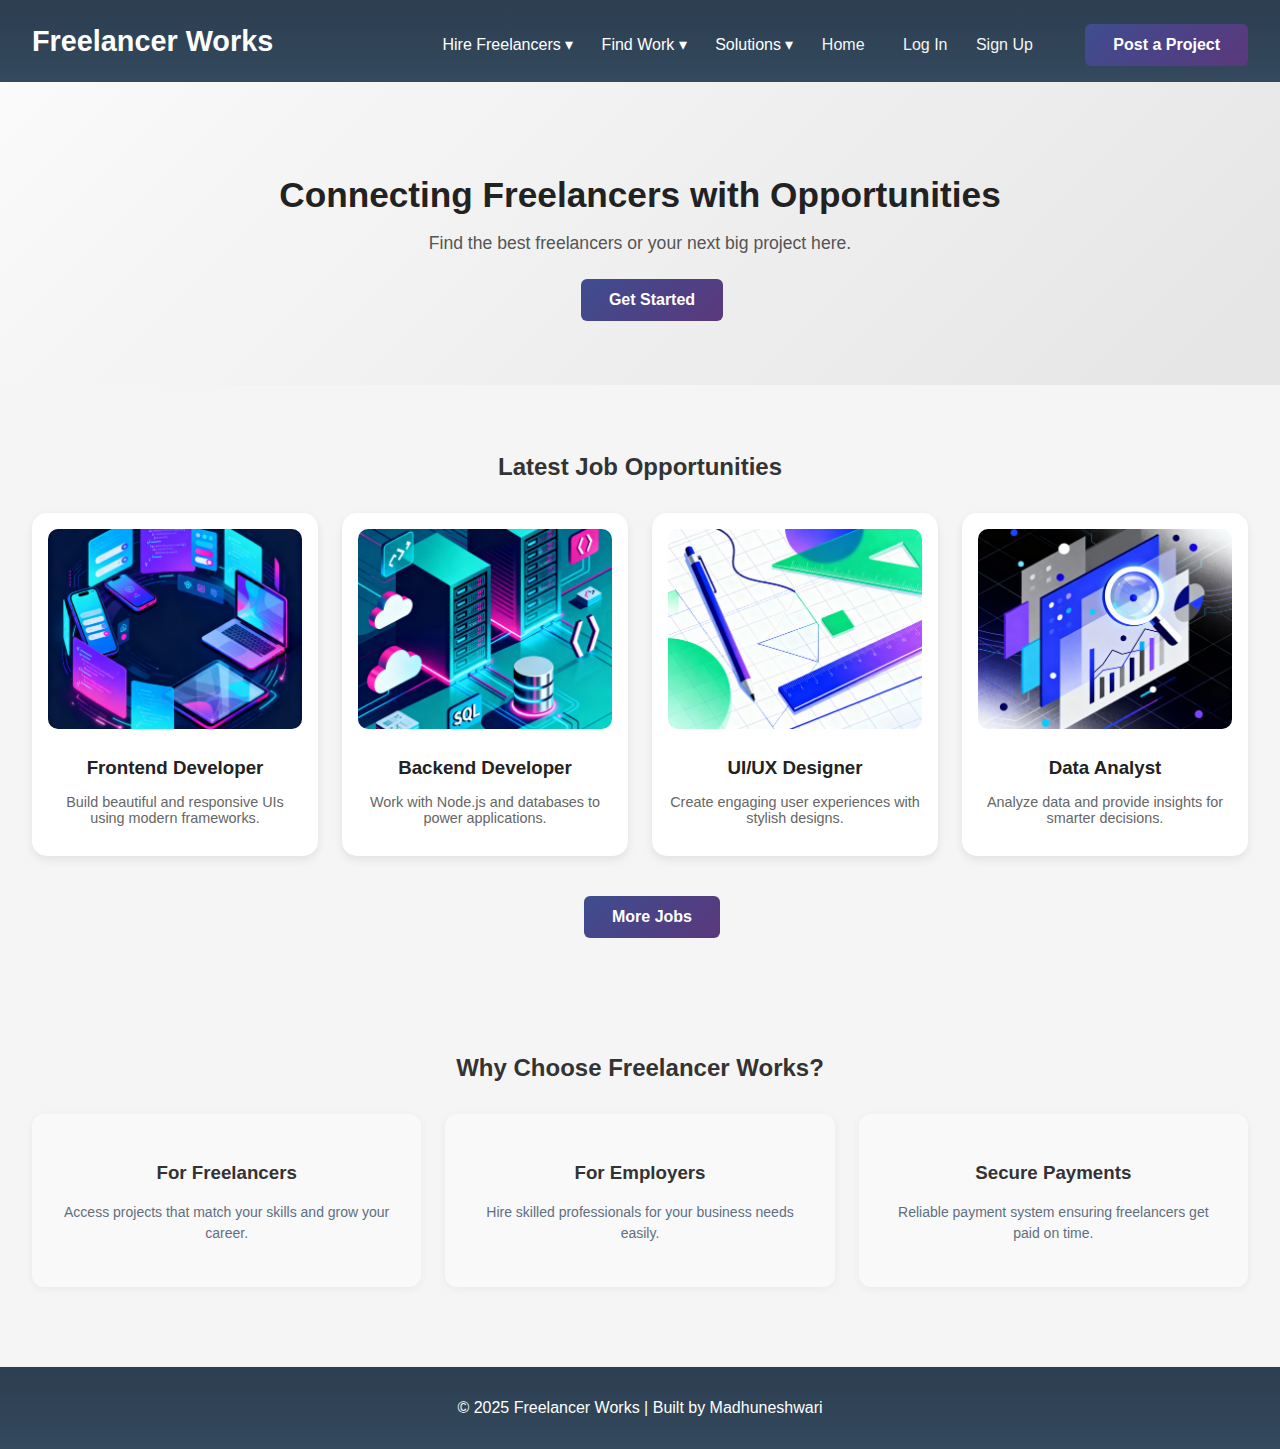
<file: index.html>
<!DOCTYPE html>
<html lang="en">
<head>
  <meta charset="UTF-8">
  <meta name="viewport" content="width=device-width, initial-scale=1.0">
  <title>Freelancer Works</title>
  <link rel="stylesheet" href="styles.css">
   
</head>
<body>

<header>

  <h1>Freelancer Works</h1>
  <nav>
    <div class="dropdown">
      <a href="hire-freelancers.html">Hire Freelancers ▾</a>
      <div class="dropdown-content">
        <div class="drop-card">
          <a href="hire-freelancers.html?filter=skill">
          <h4>By skill</h4>
          <p>Looking for a freelancer with a specific skill? Start here.</p>
          </a>
        </div>
        <div class="drop-card">
          <a href="hire-freelancers.html?filter=location">
          <h4>By location</h4>
          <p>Search for freelancers based on their location and timezone.</p>
          </a>
        </div>
        <div class="drop-card">
          <a href="hire-freelancers.html?filter=category">
          <h4>By category</h4>
          <p>Find freelancers that suit a certain project category.</p>
          </a>
        </div>
      </div>
    </div>

    <div class="dropdown">
      <a href="#">Find Work ▾</a>
      <div class="dropdown-content">
        <div class="drop-card">
          <h4>By skill</h4>
          <p>Search for work that requires a particular skill.</p>
        </div>
        <div class="drop-card">
          <h4>By language</h4>
          <p>Find projects that are in your language.</p>
        </div>
        <div class="drop-card">
          <h4>Featured jobs</h4>
          <p>Explore our top featured projects.</p>
        </div>
        <div class="drop-card">
          <h4>Find contests</h4>
          <p>Join contests and showcase your talent.</p>
        </div>
      </div>
    </div>

    <div class="dropdown">
      <a href="#">Solutions ▾</a>
      <div class="dropdown-content">
        <div class="drop-card">
          <h4>Enterprise</h4>
          <p>Power your competitive advantage with enterprise solutions.</p>
        </div>
        <div class="drop-card">
          <h4>Field Services</h4>
          <p>Deliver expertise worldwide at scale - on demand.</p>
        </div>
        <div class="drop-card">
          <h4>Freelancer API</h4>
          <p>Access a cloud workforce of skilled freelancers.</p>
        </div>
        <div class="drop-card">
          <h4>AI for business</h4>
          <p>Let AI experts transform your business.</p>
        </div>
      </div>
    </div>
    <a href="index.html" style="margin-right:10px;">Home</a>


    <a href="login.html">Log In</a>
    <a href="signup.html" class="signup">Sign Up</a>
    <button class="btn-primary">Post a Project</button>
  </nav>
</header>

  <section class="hero">
    <h2>Connecting Freelancers with Opportunities</h2>
    <p>Find the best freelancers or your next big project here.</p>
    <button class="btn-primary" onclick="window.location.href='signup.html'">Get Started</button>

  </section>

  <section class="section">
    <h2>Latest Job Opportunities</h2>
    <div class="job-container">
      <div class="job-card">
        <img src="frontendimg.png" alt="Job 1">
        <h3>Frontend Developer</h3>
        <p>Build beautiful and responsive UIs using modern frameworks.</p>
      </div>
      <div class="job-card">
        <img src="backendimg.png" alt="Job 2">
        <h3>Backend Developer</h3>
        <p>Work with Node.js and databases to power applications.</p>
      </div>
      <div class="job-card">
        <img src="UI.png" alt="Job 3">
        <h3>UI/UX Designer</h3>
        <p>Create engaging user experiences with stylish designs.</p>
      </div>
      <div class="job-card">
        <img src="data-analyst.png
        " alt="Job 4">
        <h3>Data Analyst</h3>
        <p>Analyze data and provide insights for smarter decisions.</p>
      </div>
    </div>
    <a href="more-jobs.html"><button class="btn-primary">More Jobs</button></a>

  </section>


  <section class="section">
    <h2>Why Choose Freelancer Works?</h2>
    <div class="card-container">
      <div class="card">
        <h3>For Freelancers</h3>
        <p>Access projects that match your skills and grow your career.</p>
      </div>
      <div class="card">
        <h3>For Employers</h3>
        <p>Hire skilled professionals for your business needs easily.</p>
      </div>
      <div class="card">
        <h3>Secure Payments</h3>
        <p>Reliable payment system ensuring freelancers get paid on time.</p>
      </div>
    </div>
  </section>

  <footer>
    <p>© 2025 Freelancer Works | Built by Madhuneshwari</p>
  </footer>

</body>
</html>
</file>
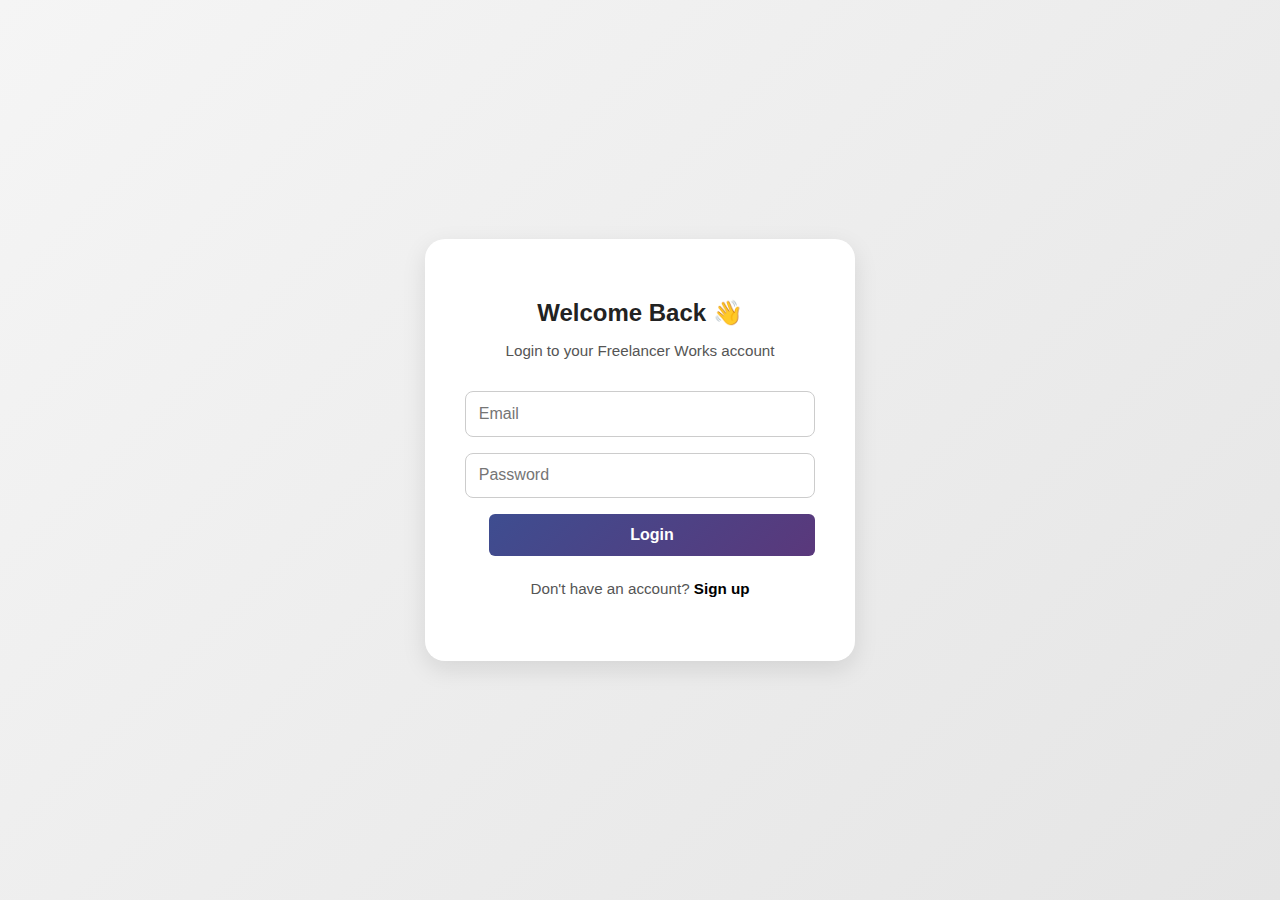
<file: dashboard.html>
<!DOCTYPE html>
<html lang="en">
<head>
    <meta charset="UTF-8">
    <meta name="viewport" content="width=device-width, initial-scale=1.0">
    <title>Dashboard | Freelancer Works</title>
    <link rel="stylesheet" href="styles.css">
    <style>
        * {
            margin: 0;
            padding: 0;
            box-sizing: border-box;
        }

        body {
            font-family: 'Segoe UI', Tahoma, Geneva, Verdana, sans-serif;
            background: #f5f7fa;
        }

        .dashboard-layout {
            display: flex;
            min-height: 100vh;
        }

        
        .sidebar {
            width: 260px;
            background: linear-gradient(180deg, #2c3e50 0%, #34495e 100%);
            color: white;
            padding: 20px 0;
            position: fixed;
            height: 100vh;
            overflow-y: auto;
        }

        .sidebar-header {
            padding: 0 20px 20px;
            border-bottom: 1px solid rgba(255,255,255,0.1);
        }

        .user-profile {
            display: flex;
            align-items: center;
            gap: 12px;
            margin-top: 15px;
        }

        .user-avatar {
            width: 50px;
            height: 50px;
            border-radius: 50%;
            background: linear-gradient(135deg, #667eea 0%, #764ba2 100%);
            display: flex;
            align-items: center;
            justify-content: center;
            font-size: 24px;
            font-weight: bold;
        }

        .user-info h3 {
            font-size: 16px;
            margin-bottom: 4px;
        }

        .user-info p {
            font-size: 12px;
            opacity: 0.7;
        }

        .sidebar-menu {
            padding: 20px 0;
        }

        .menu-item {
            padding: 12px 20px;
            display: flex;
            align-items: center;
            gap: 12px;
            color: rgba(255,255,255,0.8);
            text-decoration: none;
            transition: all 0.3s;
            cursor: pointer;
        }

        .menu-item:hover {
            background: rgba(255,255,255,0.1);
            color: white;
        }

        .menu-item.active {
            background: rgba(255,255,255,0.15);
            color: white;
            border-left: 3px solid #667eea;
        }

        
        .main-content {
            flex: 1;
            margin-left: 260px;
            padding: 30px;
        }
        nav a {
    margin-left: 1.5rem;
    text-decoration: none;
    color: #2c3e50;
    font-weight: 500;
    transition: color 0.3s;
}
nav a:hover {
    color: #2c3e50;
}
        .top-bar {
            display: flex;
            justify-content: space-between;
            align-items: center;
            margin-bottom: 30px;
        }

        .top-bar h1 {
            font-size: 28px;
            color: #2c3e50;
        }

        .logout-btn {
            background: #e74c3c;
            color: white;
            padding: 10px 20px;
            border: none;
            border-radius: 8px;
            cursor: pointer;
            font-size: 14px;
            transition: all 0.3s;
        }

        .logout-btn:hover {
            background: #c0392b;
            transform: translateY(-2px);
            box-shadow: 0 4px 12px rgba(231, 76, 60, 0.3);
        }

        
        .stats-grid {
            display: grid;
            grid-template-columns: repeat(auto-fit, minmax(240px, 1fr));
            gap: 20px;
            margin-bottom: 30px;
        }

        .stat-card {
            background: white;
            padding: 25px;
            border-radius: 12px;
            box-shadow: 0 2px 8px rgba(0,0,0,0.08);
            transition: all 0.3s;
        }

        .stat-card:hover {
            transform: translateY(-5px);
            box-shadow: 0 8px 20px rgba(0,0,0,0.12);
        }

        .stat-icon {
            width: 50px;
            height: 50px;
            border-radius: 10px;
            display: flex;
            align-items: center;
            justify-content: center;
            font-size: 24px;
            margin-bottom: 15px;
        }

        .stat-card.blue .stat-icon {
            background: rgba(102, 126, 234, 0.1);
            color: #667eea;
        }

        .stat-card.green .stat-icon {
            background: rgba(46, 204, 113, 0.1);
            color: #2ecc71;
        }

        .stat-card.orange .stat-icon {
            background: rgba(230, 126, 34, 0.1);
            color: #e67e22;
        }

        .stat-card.purple .stat-icon {
            background: rgba(155, 89, 182, 0.1);
            color: #9b59b6;
        }

        .stat-card h3 {
            font-size: 32px;
            color: #2c3e50;
            margin-bottom: 5px;
        }

        .stat-card p {
            color: #7f8c8d;
            font-size: 14px;
        }

       
        .section {
            background: white;
            border-radius: 12px;
            padding: 30px;
            margin-bottom: 30px;
            box-shadow: 0 2px 8px rgba(0,0,0,0.08);
        }

        .section-header {
            display: flex;
            justify-content: space-between;
            align-items: center;
            margin-bottom: 25px;
            padding-bottom: 15px;
            border-bottom: 2px solid #f0f0f0;
        }

        .section-header h2 {
            font-size: 20px;
            color: #2c3e50;
            display: flex;
            align-items: center;
            gap: 10px;
        }

        .btn-primary {
            background: linear-gradient(135deg, #3e4d90 0%, #5a387b 100%);
            color: white;
            padding: 10px 20px;
            border: none;
            border-radius: 8px;
            cursor: pointer;
            font-size: 14px;
            transition: all 0.3s;
        }

        .btn-primary:hover {
            transform: translateY(-2px);
            box-shadow: 0 6px 20px rgba(102, 126, 234, 0.4);
        }

        .job-list {
            display: grid;
            gap: 15px;
        }

        .job-card {
            border: 1px solid #e8e8e8;
            padding: 20px;
            border-radius: 10px;
            transition: all 0.3s;
        }

        .job-card:hover {
            border-color: #667eea;
            box-shadow: 0 4px 12px rgba(102, 126, 234, 0.15);
        }

        .job-header {
            display: flex;
            justify-content: space-between;
            align-items: start;
            margin-bottom: 12px;
        }

        .job-title {
            font-size: 18px;
            color: #2c3e50;
            font-weight: 600;
        }

        .job-price {
            font-size: 20px;
            color: #2ecc71;
            font-weight: bold;
        }

        .job-description {
            color: #7f8c8d;
            font-size: 14px;
            margin-bottom: 15px;
            line-height: 1.6;
        }

        .job-tags {
            display: flex;
            gap: 8px;
            flex-wrap: wrap;
        }

        .tag {
            background: #f0f0f0;
            padding: 5px 12px;
            border-radius: 20px;
            font-size: 12px;
            color: #555;
        }

        
        .empty-state {
            text-align: center;
            padding: 60px 20px;
            color: #7f8c8d;
        }

        .empty-state-icon {
            font-size: 64px;
            margin-bottom: 20px;
            opacity: 0.3;
        }

        .empty-state h3 {
            font-size: 20px;
            margin-bottom: 10px;
            color: #2c3e50;
        }

        .empty-state p {
            font-size: 14px;
        }

        
        .main-dashboard-section {
            display: none;
        }

        .main-dashboard-section.active {
            display: block;
        }

        @media (max-width: 768px) {
            .sidebar {
                width: 200px;
            }
            .main-content {
                margin-left: 200px;
            }
        }
    </style>
</head>
<body>

<div class="dashboard-layout">
    
    <div class="sidebar">
        <div class="sidebar-header">
            <h2>Freelancer Works</h2>
            <div class="user-profile">
                <div class="user-avatar" id="userInitial">U</div>
                <div class="user-info">
                    <h3 id="sidebarUserName">User</h3>
                    <p>Freelancer</p>
                </div>
            </div>
        </div>
        <div class="sidebar-menu">
            <a class="menu-item active" onclick="showSection('dashboard')">
                <span></span> Dashboard
            </a>
            <a class="menu-item" onclick="showSection('projects')">
                <span></span> My Projects
            </a>
            <a class="menu-item" onclick="showSection('browse')">
                <span></span> Browse Jobs
            </a>
            <a class="menu-item" onclick="showSection('profile')">
                <span></span> My Profile
            </a>
            
        </div>
    </div>
    <div class="main-content">
        <div class="top-bar">
            <h1>Welcome back, <span id="userName">User</span>! 👋</h1>
            <nav>
            <a href="index.html" style="margin-right:10px;">Home</a>
            </nav>
            <button class="logout-btn" onclick="logout()">Logout</button>
        </div>
        <div class="main-dashboard-section active" id="section-dashboard">
           
            <div class="stats-grid">
                <div class="stat-card blue">
                    <div class="stat-icon">📂</div>
                    <h3>0</h3>
                    <p>Active Projects</p>
                </div>
                <div class="stat-card green">
                    <div class="stat-icon">✅</div>
                    <h3>0</h3>
                    <p>Completed Projects</p>
                </div>
                <div class="stat-card orange">
                    <div class="stat-icon">⏳</div>
                    <h3>0</h3>
                    <p>Pending Proposals</p>
                </div>
                <div class="stat-card purple">
                    <div class="stat-icon">💰</div>
                    <h3>$0</h3>
                    <p>Total Earnings</p>
                </div>
            </div>

            <!-- Post a Project Section -->
            <div class="section">
                <div class="section-header">
                    <h2>📝 Post a New Project</h2>
                </div>
                <div style="display: grid; grid-template-columns: 1fr 1fr; gap: 20px;">
                    <div>
                        <h3 style="margin-bottom: 10px;">Need help with your project?</h3>
                        <p style="color: #7f8c8d; line-height: 1.6;">Post your project details and get proposals from talented freelancers worldwide. It's fast, easy, and secure.</p>
                        <ul style="margin-top: 15px; color: #7f8c8d;">
                            <li>✓ Receive bids within minutes</li>
                            <li>✓ Choose the best freelancer</li>
                            <li>✓ Pay only when satisfied</li>
                        </ul>
                    </div>
                    <div style="display: flex; align-items: center; justify-content: center;">
                        <button class="btn-primary" style="padding: 15px 40px; font-size: 16px;">
                            Post a Project Now
                        </button>
                    </div>
                </div>
            </div>

            <!-- Browse Jobs Section -->
            <div class="section">
                <div class="section-header">
                    <h2>💼 Latest Job Opportunities</h2>
                    <button class="btn-primary">View All</button>
                </div>
                <div class="job-list">
                    <div class="job-card">
                        <div class="job-header">
                            <div class="job-title">Website Redesign Project</div>
                            <div class="job-price">$800</div>
                        </div>
                        <div class="job-description">
                            Looking for an experienced web designer to redesign our company website. Must have experience with modern UI/UX practices.
                        </div>
                        <div class="job-tags">
                            <span class="tag">UI/UX Design</span>
                            <span class="tag">Web Design</span>
                            <span class="tag">Figma</span>
                        </div>
                    </div>

                    <div class="job-card">
                        <div class="job-header">
                            <div class="job-title">Mobile App Development</div>
                            <div class="job-price">$1,500</div>
                        </div>
                        <div class="job-description">
                            Need a React Native developer to build a cross-platform mobile app for iOS and Android.
                        </div>
                        <div class="job-tags">
                            <span class="tag">React Native</span>
                            <span class="tag">Mobile Development</span>
                            <span class="tag">JavaScript</span>
                        </div>
                    </div>

                    <div class="job-card">
                        <div class="job-header">
                            <div class="job-title">Logo Design for Startup</div>
                            <div class="job-price">$200</div>
                        </div>
                        <div class="job-description">
                            Create a modern, minimalist logo for a tech startup. Looking for creative designers with portfolio.
                        </div>
                        <div class="job-tags">
                            <span class="tag">Logo Design</span>
                            <span class="tag">Branding</span>
                            <span class="tag">Adobe Illustrator</span>
                        </div>
                    </div>
                </div>
            </div>
        </div>

        <!-- My Projects Section -->
        <div class="main-dashboard-section" id="section-projects">
            <div class="section">
                <div class="section-header">
                    <h2>📂 My Active Projects</h2>
                    <button class="btn-primary">Create New Project</button>
                </div>
                <div class="empty-state">
                    <div class="empty-state-icon">📭</div>
                    <h3>No active projects yet</h3>
                    <p>Once you bid on projects or post your own, they'll appear here.</p>
                </div>
            </div>
        </div>

        <!-- Browse Jobs Section -->
        <div class="main-dashboard-section" id="section-browse">
            <div class="section">
                <div class="section-header">
                    <h2>💼 Browse All Job Opportunities</h2>
                    <button class="btn-primary">Filter Jobs</button>
                </div>
                <div class="job-list">
                    <div class="job-card">
                        <div class="job-header">
                            <div class="job-title">E-commerce Website Development</div>
                            <div class="job-price">$2,000</div>
                        </div>
                        <div class="job-description">
                            Build a complete e-commerce platform with payment integration and admin dashboard.
                        </div>
                        <div class="job-tags">
                            <span class="tag">PHP</span>
                            <span class="tag">MySQL</span>
                            <span class="tag">E-commerce</span>
                        </div>
                    </div>
                    <div class="job-card">
                        <div class="job-header">
                            <div class="job-title">Social Media Marketing</div>
                            <div class="job-price">$500</div>
                        </div>
                        <div class="job-description">
                            Create and manage social media campaigns for a startup company across multiple platforms.
                        </div>
                        <div class="job-tags">
                            <span class="tag">Marketing</span>
                            <span class="tag">Social Media</span>
                            <span class="tag">Content Creation</span>
                        </div>
                    </div>
                </div>
            </div>
        </div>

        <!-- Profile Section -->
        <div class="main-dashboard-section" id="section-profile">
            <div class="section">
                <div class="section-header">
                    <h2>👤 My Profile</h2>
                    <button class="btn-primary">Edit Profile</button>
                </div>
                <div style="display: flex; align-items: center; gap: 30px; margin-bottom: 30px;">
                    <div class="user-avatar" id="profileAvatar" style="width:80px;height:80px;font-size:2.5rem;"></div>
                    <div>
                        <h2 id="profileName" style="margin-bottom: 8px;">User Name</h2>
                        <p id="profileEmail" style="color:#7f8c8d; margin-bottom: 4px;"></p>
                        <p style="color:#aaa; font-size: 14px;">Freelancer | Member since 2025</p>
                    </div>
                </div>
                <hr style="margin: 30px 0; border: none; border-top: 1px solid #eee;">
                <div>
                    <h3 style="margin-bottom: 15px; color: #2c3e50;">About Me</h3>
                    <p style="color:#7f8c8d; line-height: 1.6;">
                        Update your profile to share your skills, experience, and portfolio. This helps clients understand your expertise and increases your chances of getting hired.
                    </p>
                    <div style="margin-top: 20px;">
                        <h4 style="margin-bottom: 10px; color: #2c3e50;">Skills</h4>
                        <div style="display: flex; gap: 8px; flex-wrap: wrap;">
                            <span class="tag">Add your skills...</span>
                        </div>
                    </div>
                </div>
            </div>
        </div>
    </div>
</div>

<script>
// Check if user is logged in and display info
window.onload = function() {
    const user = JSON.parse(sessionStorage.getItem('user'));
    
    if (!user || !user.loggedIn) {
        alert('Please login first!');
        window.location.href = 'login.html';
        return;
    }
    
    // Display user info
    document.getElementById('userName').textContent = user.name;
    document.getElementById('sidebarUserName').textContent = user.name;
    document.getElementById('userInitial').textContent = user.name.charAt(0).toUpperCase();
    document.getElementById('profileAvatar').textContent = user.name.charAt(0).toUpperCase();
    document.getElementById('profileName').textContent = user.name;
    document.getElementById('profileEmail').textContent = user.email;
};

function logout() {
    sessionStorage.removeItem('user');
    alert('Logged out successfully!');
    window.location.href = 'index.html';
}

function showSection(section) {
    // Remove active from all menu items
    document.querySelectorAll('.menu-item').forEach(item => {
        item.classList.remove('active');
    });
    
    // Add active to clicked menu item
    event.target.closest('.menu-item').classList.add('active');
    
    // Hide all sections
    document.querySelectorAll('.main-dashboard-section').forEach(sec => {
        sec.classList.remove('active');
    });
    
    // Show selected section
    document.getElementById('section-' + section).classList.add('active');
}
</script>

</body>
</html>
</file>
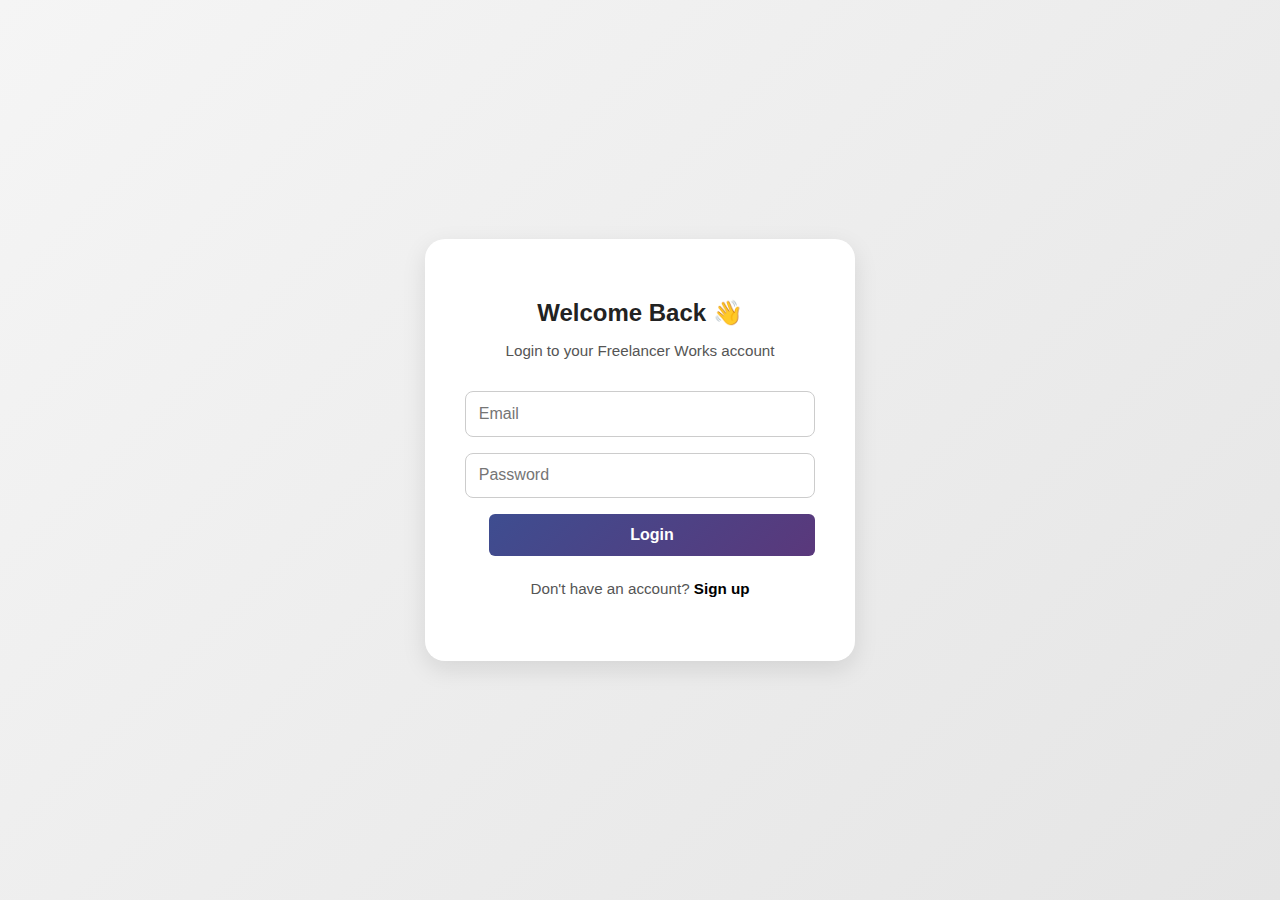
<file: login.html>
<!DOCTYPE html>
<html lang="en">
<head>
  <meta charset="UTF-8">
  <meta name="viewport" content="width=device-width, initial-scale=1.0">
  <title>Login | Freelancer Works</title>
  <link rel="stylesheet" href="styles.css">
</head>
<body>

  <div class="auth-container">
    <div class="auth-card">
      <h2>Welcome Back 👋</h2>
      <p>Login to your Freelancer Works account</p>

      <form>
        <input type="email" id="email" placeholder="Email" required>
        <input type="password" id="password" placeholder="Password" required>
        <button type="submit" class="btn-primary">Login</button>
      </form>

      <p class="switch-text">
        Don't have an account? <a href="signup.html">Sign up</a>
      </p>
    </div>
  </div>

<script>
document.querySelector('form').addEventListener('submit', async (event) => {
  event.preventDefault();

  const email = document.querySelector('#email').value;
  const password = document.querySelector('#password').value;

  try {
    const response = await fetch('http://localhost:5000/login', {
      method: 'POST',
      headers: {
        'Content-Type': 'application/json',
      },
      body: JSON.stringify({ email, password }),
    });

    const result = await response.json();
    
    if (response.ok) {
      // Store user data in sessionStorage
      sessionStorage.setItem('user', JSON.stringify({
        name: result.name,
        email: result.email,
        loggedIn: true
      }));
      
      
      // Redirect to dashboard
      window.location.href = 'dashboard.html';
    } else {
      alert('Error: ' + result.message);
    }
  } catch (error) {
    alert('Connection error: ' + error.message);
  }
});
</script>


</body>
</html>
</file>
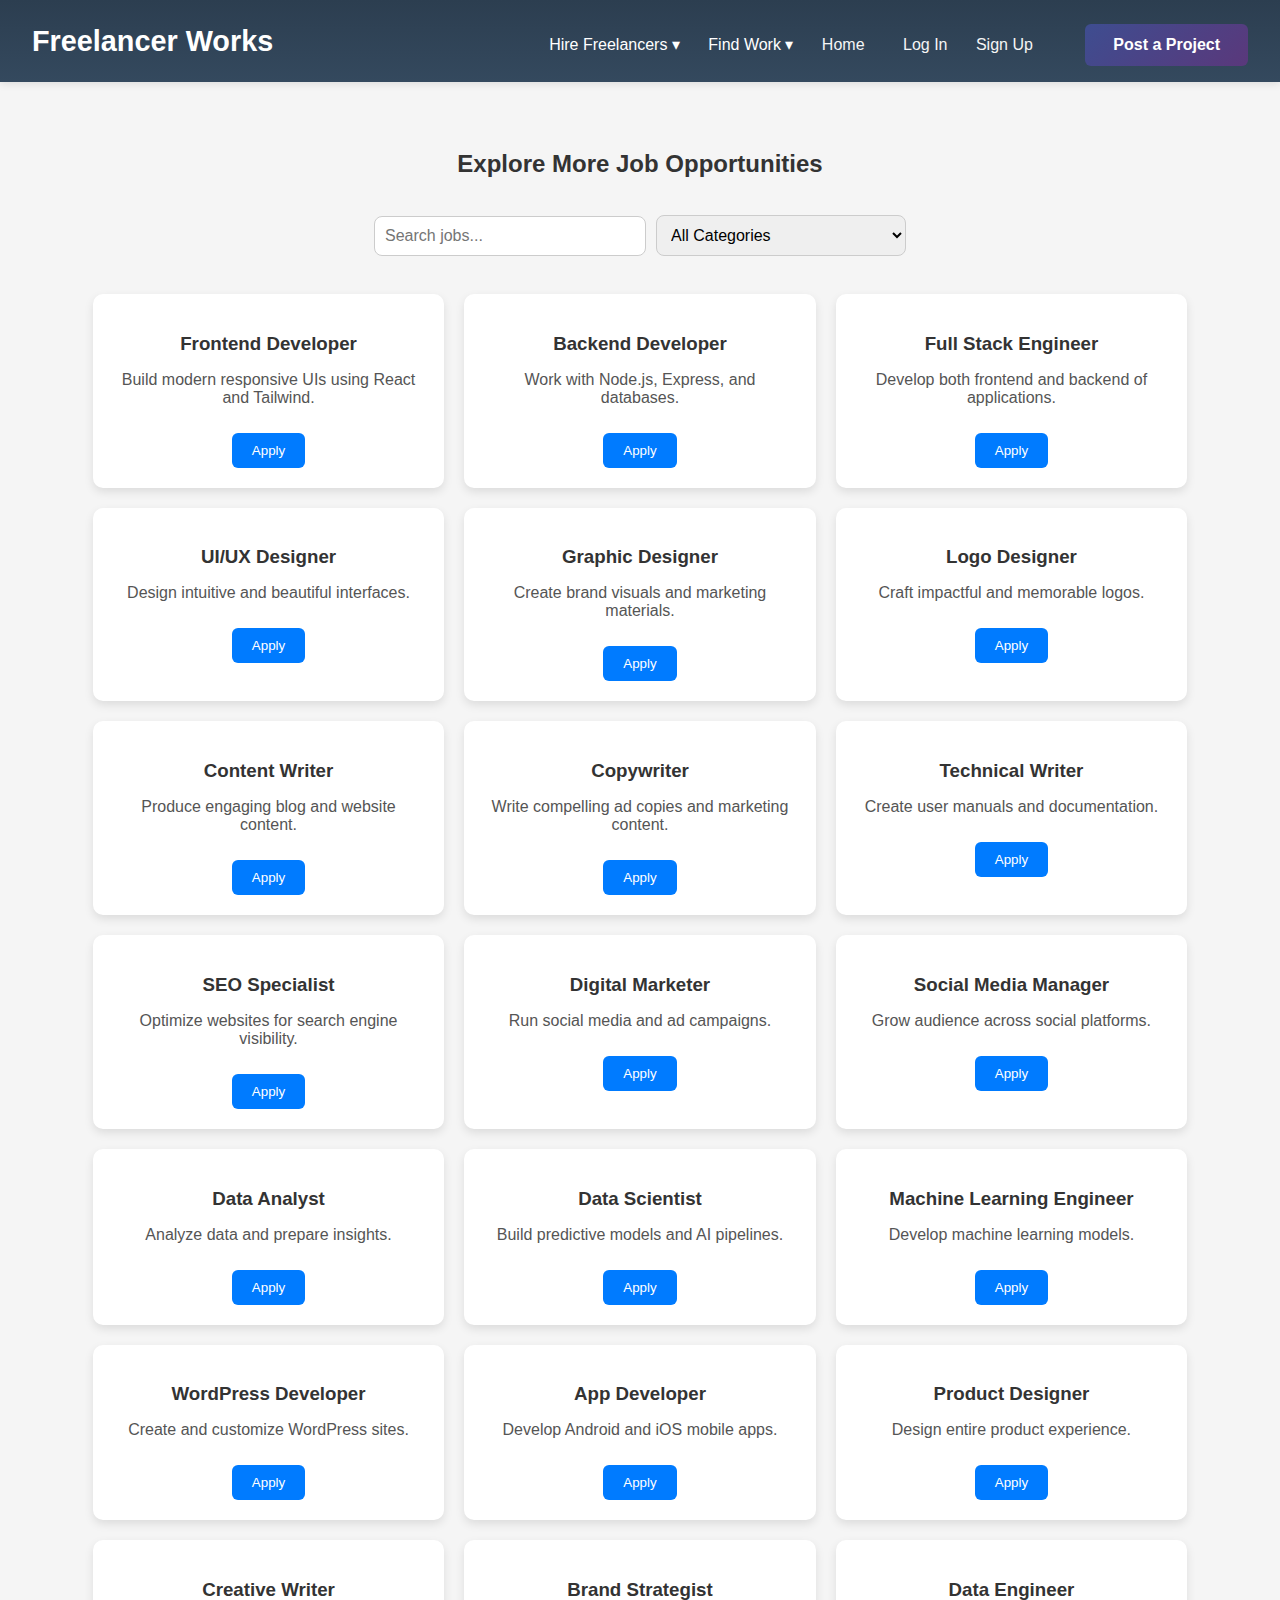
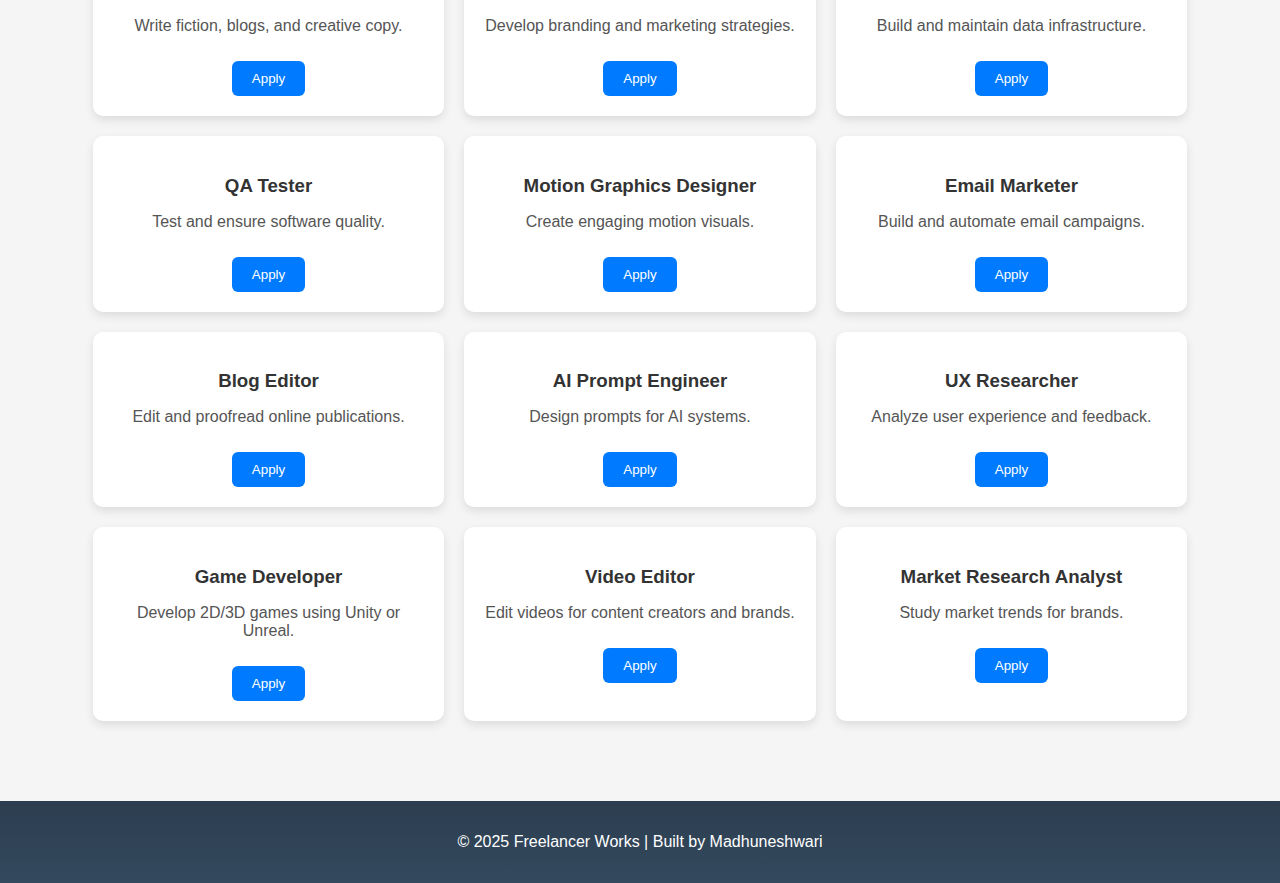
<file: more-jobs.html>
<!DOCTYPE html>
<html lang="en">
<head>
  <meta charset="UTF-8">
  <meta name="viewport" content="width=device-width, initial-scale=1.0">
  <title>More Jobs | Freelancer Works</title>
  <link rel="stylesheet" href="styles.css">
  <style>
    .search-filter {
      display: flex;
      justify-content: center;
      align-items: center;
      gap: 10px;
      margin: 30px auto;
      flex-wrap: wrap;
    }

    .search-filter input, .search-filter select {
      padding: 10px;
      border: 1px solid #ccc;
      border-radius: 8px;
      width: 250px;
      font-size: 1rem;
    }

    .job-list {
      display: grid;
      grid-template-columns: repeat(auto-fit, minmax(300px, 1fr));
      gap: 20px;
      width: 90%;
      margin: auto;
    }

    .job-box {
      background: #fff;
      border-radius: 10px;
      box-shadow: 0 4px 10px rgba(0,0,0,0.1);
      padding: 20px;
      transition: transform 0.3s ease, box-shadow 0.3s ease;
    }

    .job-box:hover {
      transform: translateY(-5px);
      box-shadow: 0 6px 14px rgba(0,0,0,0.15);
    }

    .job-box h3 {
      color: #333;
      margin-bottom: 10px;
    }

    .job-box p {
      color: #555;
    }

    .apply-btn {
      background-color: #007bff;
      color: white;
      padding: 10px 20px;
      border: none;
      border-radius: 6px;
      cursor: pointer;
      margin-top: 10px;
      transition: background 0.3s ease;
    }

    .apply-btn:hover {
      background-color: #0056b3;
    }

  </style>
</head>
<body>

  <!-- Header (same as index) -->
  <header>
    <h1>Freelancer Works</h1>
    <nav>
      <div class="dropdown">
        <a href="hire-freelancers.html">Hire Freelancers ▾</a>
        <div class="dropdown-content">
          <div class="drop-card"><h4>By skill</h4><p>Find freelancers by specific skills.</p></div>
          <div class="drop-card"><h4>By location</h4><p>Search freelancers by region.</p></div>
          <div class="drop-card"><h4>By category</h4><p>Find suitable professionals for your project.</p></div>
        </div>
      </div>

      <div class="dropdown">
        <a href="#">Find Work ▾</a>
        <div class="dropdown-content">
          <div class="drop-card"><h4>By skill</h4><p>Find jobs that fit your expertise.</p></div>
          <div class="drop-card"><h4>By language</h4><p>Work in your preferred language.</p></div>
          <div class="drop-card"><h4>Featured jobs</h4><p>Top picks for freelancers.</p></div>
          <div class="drop-card"><h4>Find contests</h4><p>Showcase your skills in contests.</p></div>
        </div>
      </div>
      <a href="index.html" style="margin-right:10px;">Home</a>
      <a href="login.html">Log In</a>
      <a href="signup.html" class="signup">Sign Up</a>
      <button class="btn-primary">Post a Project</button>
    </nav>
  </header>

  <section class="section">
    <h2>Explore More Job Opportunities</h2>

    <!-- Search & Filter -->
    <div class="search-filter">
      <input type="text" id="searchInput" placeholder="Search jobs...">
      <select id="categoryFilter">
        <option value="all">All Categories</option>
        <option value="development">Development</option>
        <option value="design">Design</option>
        <option value="writing">Writing</option>
        <option value="marketing">Marketing</option>
        <option value="data">Data</option>
      </select>
    </div>

    <!-- Job Listings -->
    <div class="job-list" id="jobList">
      <!-- Jobs will be dynamically generated below -->
    </div>
  </section>

  <footer>
    <p>© 2025 Freelancer Works | Built by Madhuneshwari</p>
  </footer>

  <script>
    const jobs = [
      { title: "Frontend Developer", desc: "Build modern responsive UIs using React and Tailwind.", category: "development" },
      { title: "Backend Developer", desc: "Work with Node.js, Express, and databases.", category: "development" },
      { title: "Full Stack Engineer", desc: "Develop both frontend and backend of applications.", category: "development" },
      { title: "UI/UX Designer", desc: "Design intuitive and beautiful interfaces.", category: "design" },
      { title: "Graphic Designer", desc: "Create brand visuals and marketing materials.", category: "design" },
      { title: "Logo Designer", desc: "Craft impactful and memorable logos.", category: "design" },
      { title: "Content Writer", desc: "Produce engaging blog and website content.", category: "writing" },
      { title: "Copywriter", desc: "Write compelling ad copies and marketing content.", category: "writing" },
      { title: "Technical Writer", desc: "Create user manuals and documentation.", category: "writing" },
      { title: "SEO Specialist", desc: "Optimize websites for search engine visibility.", category: "marketing" },
      { title: "Digital Marketer", desc: "Run social media and ad campaigns.", category: "marketing" },
      { title: "Social Media Manager", desc: "Grow audience across social platforms.", category: "marketing" },
      { title: "Data Analyst", desc: "Analyze data and prepare insights.", category: "data" },
      { title: "Data Scientist", desc: "Build predictive models and AI pipelines.", category: "data" },
      { title: "Machine Learning Engineer", desc: "Develop machine learning models.", category: "data" },
      { title: "WordPress Developer", desc: "Create and customize WordPress sites.", category: "development" },
      { title: "App Developer", desc: "Develop Android and iOS mobile apps.", category: "development" },
      { title: "Product Designer", desc: "Design entire product experience.", category: "design" },
      { title: "Creative Writer", desc: "Write fiction, blogs, and creative copy.", category: "writing" },
      { title: "Brand Strategist", desc: "Develop branding and marketing strategies.", category: "marketing" },
      { title: "Data Engineer", desc: "Build and maintain data infrastructure.", category: "data" },
      { title: "QA Tester", desc: "Test and ensure software quality.", category: "development" },
      { title: "Motion Graphics Designer", desc: "Create engaging motion visuals.", category: "design" },
      { title: "Email Marketer", desc: "Build and automate email campaigns.", category: "marketing" },
      { title: "Blog Editor", desc: "Edit and proofread online publications.", category: "writing" },
      { title: "AI Prompt Engineer", desc: "Design prompts for AI systems.", category: "data" },
      { title: "UX Researcher", desc: "Analyze user experience and feedback.", category: "design" },
      { title: "Game Developer", desc: "Develop 2D/3D games using Unity or Unreal.", category: "development" },
      { title: "Video Editor", desc: "Edit videos for content creators and brands.", category: "design" },
      { title: "Market Research Analyst", desc: "Study market trends for brands.", category: "marketing" }
    ];

    const jobList = document.getElementById('jobList');
    const searchInput = document.getElementById('searchInput');
    const categoryFilter = document.getElementById('categoryFilter');

    function renderJobs(filteredJobs) {
      jobList.innerHTML = '';
      filteredJobs.forEach(job => {
        const jobBox = document.createElement('div');
        jobBox.classList.add('job-box');
        jobBox.innerHTML = `
          <h3>${job.title}</h3>
          <p>${job.desc}</p>
          <button class="apply-btn">Apply</button>
        `;
        jobList.appendChild(jobBox);
      });
    }

    function filterJobs() {
      const query = searchInput.value.toLowerCase();
      const category = categoryFilter.value;
      const filtered = jobs.filter(job => {
        const matchesSearch = job.title.toLowerCase().includes(query) || job.desc.toLowerCase().includes(query);
        const matchesCategory = category === 'all' || job.category === category;
        return matchesSearch && matchesCategory;
      });
      renderJobs(filtered);
    }

    searchInput.addEventListener('input', filterJobs);
    categoryFilter.addEventListener('change', filterJobs);

    renderJobs(jobs);
  </script>

</body>
</html>
</file>
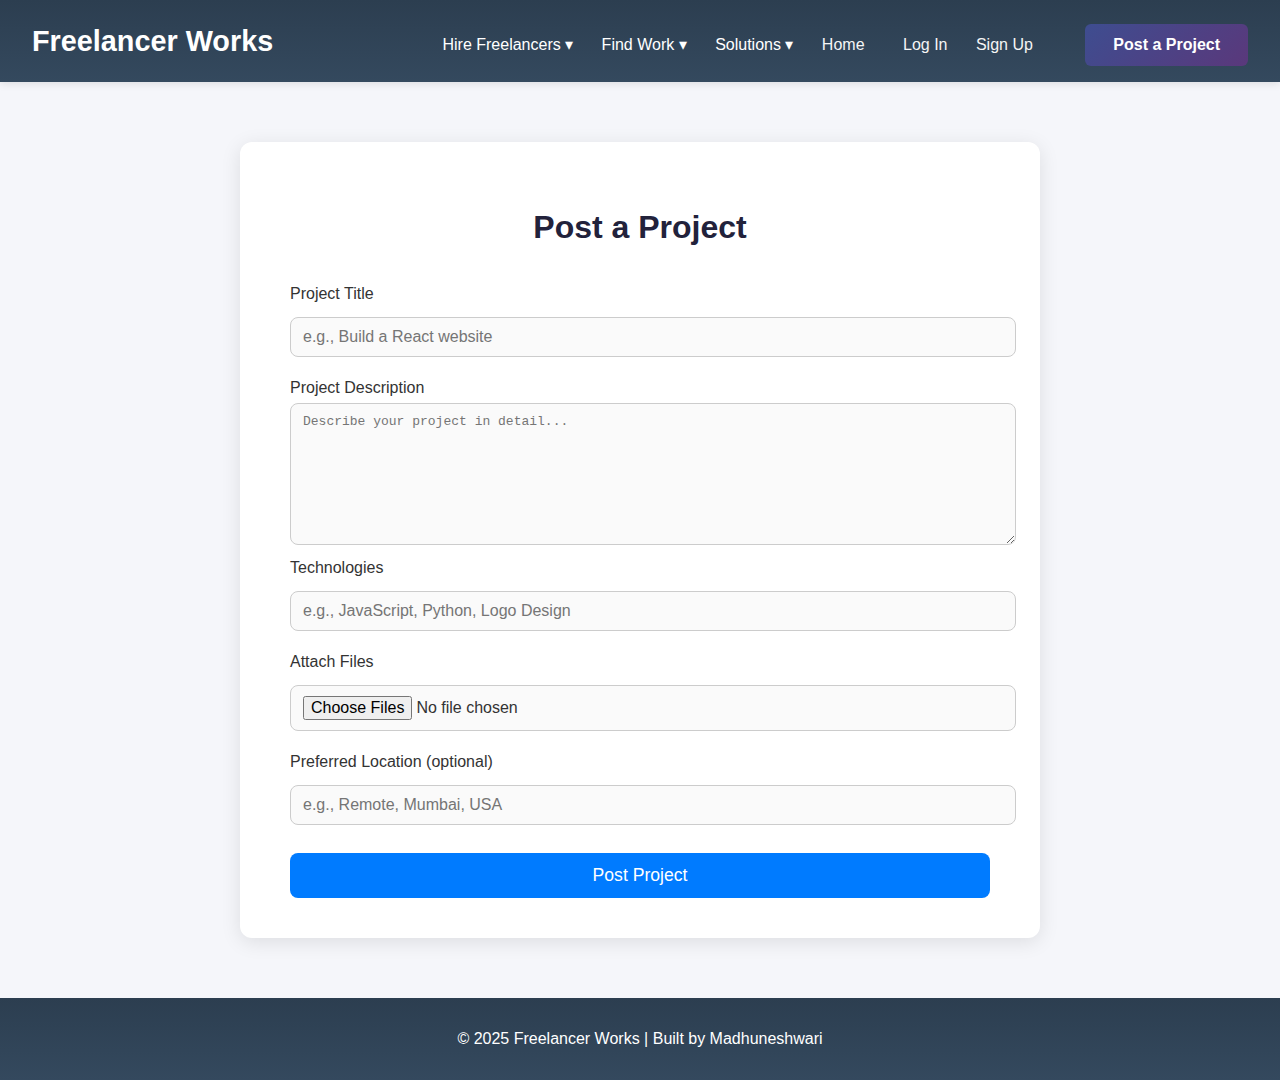
<file: post-project.html>
<!DOCTYPE html>
<html lang="en">
<head>
  <meta charset="UTF-8">
  <meta name="viewport" content="width=device-width, initial-scale=1.0">
  <title>Post a Project | Freelancer Works</title>
  <link rel="stylesheet" href="styles.css">
  <style>
    body {
      font-family: 'Segoe UI', Arial, sans-serif;
      background: #f5f6fa;
      margin: 0;
      padding: 0;
    }

    .form-section {
      max-width: 700px;
      background: #fff;
      margin: 60px auto;
      border-radius: 12px;
      box-shadow: 0 4px 20px rgba(0,0,0,0.1);
      padding: 40px 50px;
    }

    .form-section h2 {
      text-align: center;
      font-size: 2em;
      margin-bottom: 25px;
      color: #22223b;
    }

    label {
      display: block;
      margin: 14px 0 6px;
      font-weight: 500;
      color: #333;
    }

    input[type="text"],
    input[type="file"],
    textarea {
      width: 100%;
      padding: 10px 12px;
      border: 1px solid #ccc;
      border-radius: 8px;
      font-size: 1em;
      background: #fafafa;
      transition: border 0.3s ease;
    }

    input:focus, textarea:focus {
      border-color: #007bff;
      outline: none;
      background: #fff;
    }

    textarea {
      resize: vertical;
      min-height: 120px;
    }

    .project-type-options {
      display: flex;
      gap: 20px;
      margin: 10px 0 20px;
    }

    .project-type-options label {
      font-weight: normal;
    }

    .btn-submit {
      background-color: #007bff;
      color: #fff;
      font-size: 1.1em;
      padding: 12px 32px;
      border: none;
      border-radius: 8px;
      cursor: pointer;
      margin-top: 20px;
      transition: background 0.3s ease;
      display: block;
      width: 100%;
    }

    .btn-submit:hover {
      background-color: #0056b3;
    }

    footer {
      margin-top: 60px;
    }

    @media (max-width: 600px) {
      .form-section {
        padding: 25px;
      }
    }
  </style>
</head>
<body>

  <!-- Header (same as index.html) -->
  <header>
    <h1>Freelancer Works</h1>
    <nav>
      <div class="dropdown">
        <a href="hire-freelancers.html">Hire Freelancers ▾</a>
        <div class="dropdown-content">
          <div class="drop-card">
            <a href="hire-freelancers.html?filter=skill">
              <h4>By skill</h4>
              <p>Looking for a freelancer with a specific skill? Start here.</p>
            </a>
          </div>
          <div class="drop-card">
            <a href="hire-freelancers.html?filter=location">
              <h4>By location</h4>
              <p>Search for freelancers based on their location and timezone.</p>
            </a>
          </div>
          <div class="drop-card">
            <a href="hire-freelancers.html?filter=category">
              <h4>By category</h4>
              <p>Find freelancers that suit a certain project category.</p>
            </a>
          </div>
        </div>
      </div>

      <div class="dropdown">
        <a href="#">Find Work ▾</a>
        <div class="dropdown-content">
          <div class="drop-card"><h4>By skill</h4><p>Search for work that requires a particular skill.</p></div>
          <div class="drop-card"><h4>By language</h4><p>Find projects that are in your language.</p></div>
          <div class="drop-card"><h4>Featured jobs</h4><p>Explore our top featured projects.</p></div>
          <div class="drop-card"><h4>Find contests</h4><p>Join contests and showcase your talent.</p></div>
        </div>
      </div>

      <div class="dropdown">
        <a href="#">Solutions ▾</a>
        <div class="dropdown-content">
          <div class="drop-card"><h4>Enterprise</h4><p>Power your competitive advantage with enterprise solutions.</p></div>
          <div class="drop-card"><h4>Field Services</h4><p>Deliver expertise worldwide at scale - on demand.</p></div>
          <div class="drop-card"><h4>Freelancer API</h4><p>Access a cloud workforce of skilled freelancers.</p></div>
          <div class="drop-card"><h4>AI for business</h4><p>Let AI experts transform your business.</p></div>
        </div>
      </div>
      <a href="index.html" style="margin-right:10px;">Home</a>
      <a href="login.html">Log In</a>
      <a href="signup.html" class="signup">Sign Up</a>
      <button class="btn-primary">Post a Project</button>
    </nav>
  </header>

  <!-- Project Form Section -->
  <section class="form-section">
    <h2>Post a Project</h2>
    <form id="post-project-form">
      <label for="title">Project Title</label>
      <input type="text" id="title" name="title" placeholder="e.g., Build a React website" required>

      <label for="description">Project Description</label>
      <textarea id="description" name="description" placeholder="Describe your project in detail..." required></textarea>

      <label for="skills">Technologies</label>
      <input type="text" id="skills" name="skills" placeholder="e.g., JavaScript, Python, Logo Design" required>

      <label for="file">Attach Files</label>
      <input type="file" id="file" name="file" multiple>
      


      <label for="location">Preferred Location (optional)</label>
      <input type="text" id="location" name="location" placeholder="e.g., Remote, Mumbai, USA">

      <button type="submit" class="btn-submit">Post Project</button>
    </form>
  </section>

  <footer>
    <p>© 2025 Freelancer Works | Built by Madhuneshwari</p>
  </footer>

  <script>
 app.post('/post-project', async (req, res) => {
  try {
    const { title, description, skills, location } = req.body;
    // Allow optional fields, no budget/projectType needed

    // Create new project document with available fields
    const newProject = new Project({ 
      title, 
      description, 
      skills, 
      location 
    });

    await newProject.save();
    res.json({ message: "Project posted successfully!" });
  } catch (error) {
    console.error("Post project error:", error);
    res.status(500).json({ message: "Server error during posting project" });
  }
});
const mongoose = require('mongoose');

const ProjectSchema = new mongoose.Schema({
  title: { type: String, required: true },
  description: { type: String, required: true },
  skills: { type: String, required: true },
  location: { type: String },  // optional
  createdAt: { type: Date, default: Date.now }
});

module.exports = mongoose.model('Project', ProjectSchema);

app.post('/post-project', async (req, res) => {
  console.log('Received request body:', req.body); // Add this line
  try {
    const { title, description, skills, location } = req.body;
    const newProject = new Project({ title, description, skills, location });
    await newProject.save();
    console.log('New project saved:', newProject); // And this line
    res.json({ message: "Project posted successfully!" });
  } catch (error) {
    console.error("Post project error:", error);
    res.status(500).json({ message: "Server error during posting project" });
  }
});

  </script>

</body>
</html>
</file>
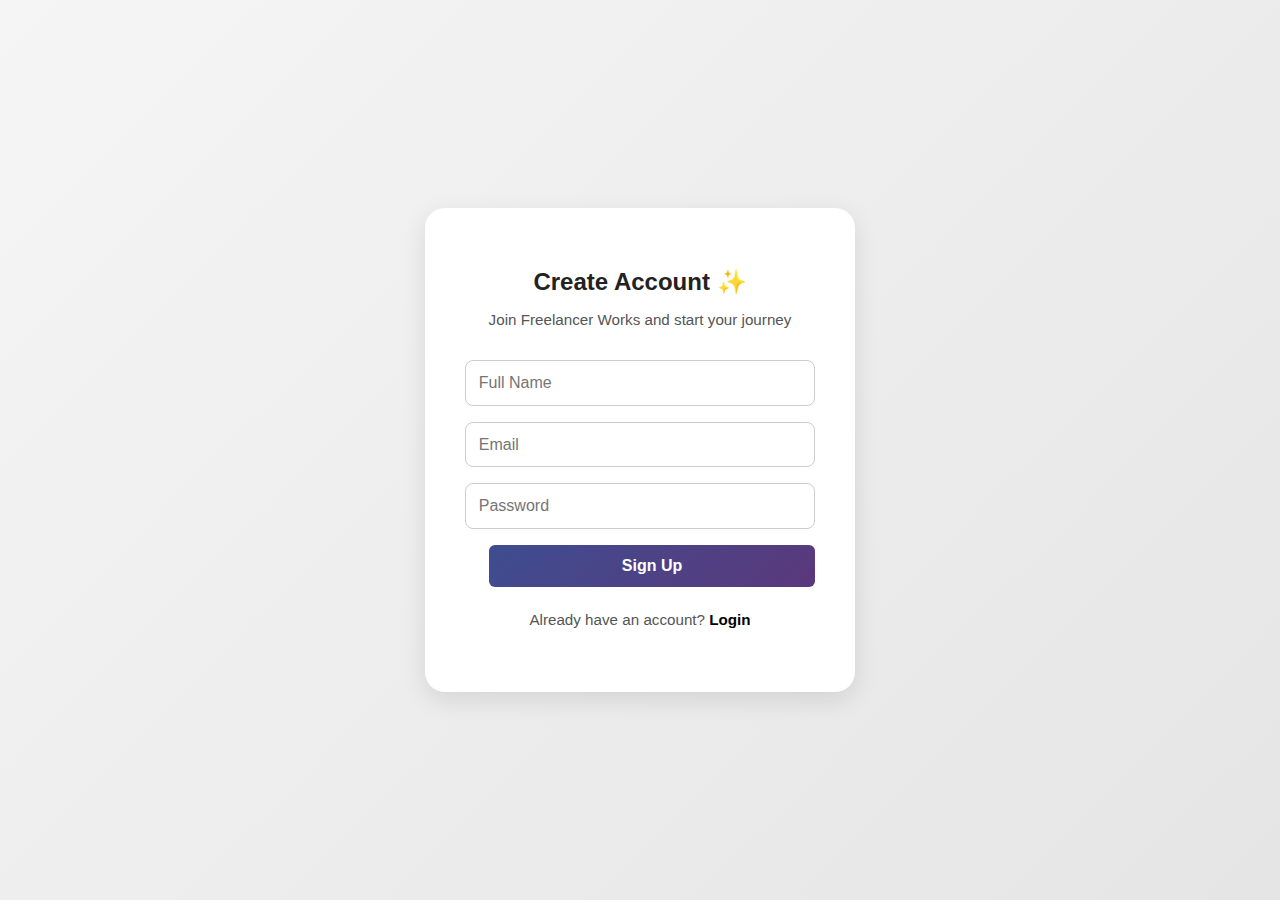
<file: signup.html>
<!DOCTYPE html>
<html lang="en">
<head>
  <meta charset="UTF-8">
  <meta name="viewport" content="width=device-width, initial-scale=1.0">
  <title>Sign Up | Freelancer Works</title>
  <link rel="stylesheet" href="styles.css">
</head>
<body>

  <div class="auth-container">
    <div class="auth-card">
      <h2>Create Account ✨</h2>
      <p>Join Freelancer Works and start your journey</p>

      <form>
        <input type="text" id="name" placeholder="Full Name" required />
<input type="email" id="email" placeholder="Email" required />
<input type="password" id="password" placeholder="Password" required />

        <button type="submit" class="btn-primary">Sign Up</button>
        
      </form>

      <p class="switch-text">
        Already have an account? <a href="login.html">Login</a>
      </p>
    </div>
  </div>
<script>
document.querySelector('form').addEventListener('submit', async (event) => {
  event.preventDefault();

  const name = document.querySelector('#name').value;
  const email = document.querySelector('#email').value;
  const password = document.querySelector('#password').value;

  try {
    const response = await fetch('http://localhost:5000/signup', {
      method: 'POST',
      headers: {
        'Content-Type': 'application/json',
      },
      body: JSON.stringify({ name, email, password }),
    });

    const result = await response.json();
    window.location.href = "login.html";

  } catch (error) {
    alert('Error: ' + error.message);
  }
});
</script>


</body>
</html>
</file>
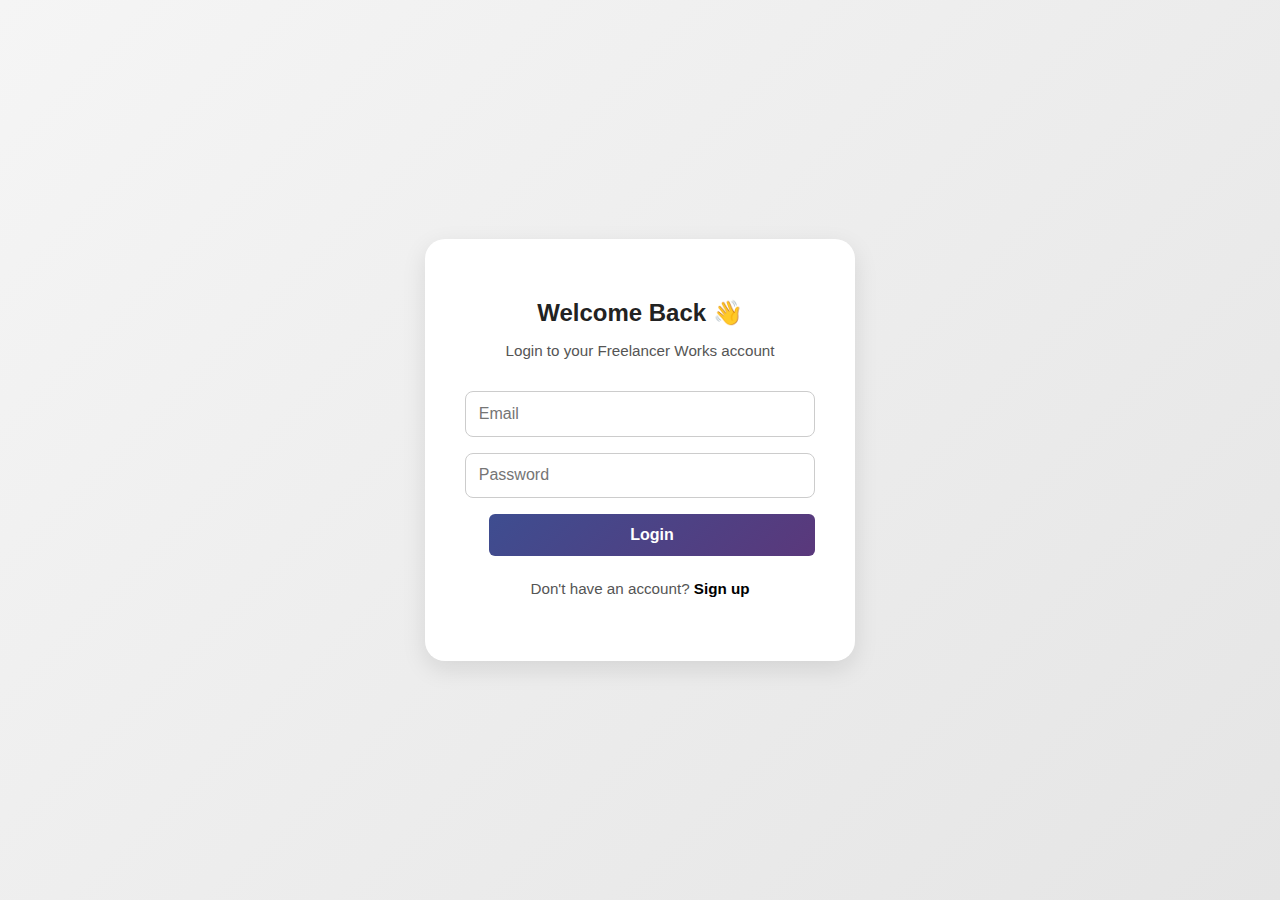
<file: solutions.html>
<!DOCTYPE html>
<html lang="en">
<head>
  <meta charset="UTF-8" />
  <meta name="viewport" content="width=device-width, initial-scale=1.0" />
  <title>Solutions | Freelancer Works</title>
  <link rel="stylesheet" href="styles.css" />
  <style>
    .solution-form {
      max-width: 600px;
      margin: 2rem auto;
      background: #fff;
      padding: 2rem;
      border-radius: 12px;
      box-shadow: 0 4px 12px rgba(0, 0, 0, 0.1);
    }
    .solution-form h3 {
      text-align: center;
      color: #333;
      margin-bottom: 1rem;
    }
    .solution-form label {
      font-weight: 600;
      display: block;
      margin-top: 1rem;
      color: #444;
    }
    .solution-form input,
    .solution-form textarea {
      width: 100%;
      padding: 10px;
      margin-top: 6px;
      border-radius: 8px;
      border: 1px solid #ccc;
      font-size: 1rem;
    }
    .solution-form button {
      margin-top: 1.2rem;
      width: 100%;
    }
    .solution-list {
      margin: 3rem auto;
      padding: 0 2rem;
      display: grid;
      grid-template-columns: repeat(auto-fit, minmax(280px, 1fr));
      gap: 1.5rem;
    }
    .solution-card {
      background: #fff;
      padding: 1.5rem;
      border-radius: 12px;
      box-shadow: 0 4px 10px rgba(0, 0, 0, 0.08);
      transition: transform 0.2s;
    }
    .solution-card:hover {
      transform: translateY(-5px);
    }
    .solution-card h4 {
      margin: 0 0 0.5rem 0;
      color: #2c3e50;
    }
    .solution-card small {
      display: block;
      color: #777;
      margin-bottom: 0.5rem;
    }
    .solution-card p {
      color: #555;
      font-size: 0.95rem;
    }
    .login-warning {
      text-align: center;
      color: #333;
      font-size: 1rem;
      margin-top: 2rem;
    }
    .login-warning a {
      color: #3e4d90;
      text-decoration: none;
      font-weight: 600;
    }
    .posted-by {
  font-size: 12px;
  color: #777;
  margin-top: 8px;
  font-style: italic;
}

  </style>
</head>
<body>

<header>
  <h1>Freelancer Works</h1>
    <nav>
    <div class="dropdown">
      <a href="hire-freelancers.html">Hire Freelancers ▾</a>
      <div class="dropdown-content">
        <div class="drop-card">
          <a href="hire-freelancers.html?filter=skill">
          <h4>By skill</h4>
          <p>Looking for a freelancer with a specific skill? Start here.</p>
          </a>
        </div>
        <div class="drop-card">
          <a href="hire-freelancers.html?filter=location">
          <h4>By location</h4>
          <p>Search for freelancers based on their location and timezone.</p>
          </a>
        </div>
        <div class="drop-card">
          <a href="hire-freelancers.html?filter=category">
          <h4>By category</h4>
          <p>Find freelancers that suit a certain project category.</p>
          </a>
        </div>
      </div>
    </div>

    <div class="dropdown">
      <a href="#">Find Work ▾</a>
      <div class="dropdown-content">
        <div class="drop-card">
          <h4>By skill</h4>
          <p>Search for work that requires a particular skill.</p>
        </div>
        <div class="drop-card">
          <h4>By language</h4>
          <p>Find projects that are in your language.</p>
        </div>
        <div class="drop-card">
          <h4>Featured jobs</h4>
          <p>Explore our top featured projects.</p>
        </div>
        <div class="drop-card">
          <h4>Find contests</h4>
          <p>Join contests and showcase your talent.</p>
        </div>
      </div>
    </div>

    <div class="dropdown">
      <a href="#">Solutions ▾</a>
      <div class="dropdown-content">
        <div class="drop-card">
          <h4>Enterprise</h4>
          <p>Power your competitive advantage with enterprise solutions.</p>
        </div>
        <div class="drop-card">
          <h4>Field Services</h4>
          <p>Deliver expertise worldwide at scale - on demand.</p>
        </div>
        <div class="drop-card">
          <h4>Freelancer API</h4>
          <p>Access a cloud workforce of skilled freelancers.</p>
        </div>
        <div class="drop-card">
          <h4>AI for business</h4>
          <p>Let AI experts transform your business.</p>
        </div>
      </div>
    </div>
    <a href="index.html" style="margin-right:10px;">Home</a>

    <a href="login.html">Log In</a>
    <a href="signup.html" class="signup">Sign Up</a>
    <button class="btn-primary">Post a Project</button>
  </nav>
</header>

<section class="hero">
  <h2>Share Your Innovative Solutions</h2>
  <p>Post your idea or project solution — and inspire others in the Freelancer Works community!</p>
</section>

<section class="section">
  <div id="postSection">
    <div class="solution-form">
      <h3>Post Your Solution</h3>
      <form id="solutionForm">
        <label for="email">Logged in as</label>
        <input type="email" id="email" readonly />

        <label for="title">Solution Title</label>
        <input type="text" id="title" required placeholder="Enter your solution title">

        <label for="description">Description</label>
        <textarea id="description" rows="4" required placeholder="Describe your solution..."></textarea>

        <button type="submit" class="btn-primary">Submit Solution</button>
      </form>
    </div>
  </div>

  <div id="loginMessage" class="login-warning" style="display:none;">
    <p>You must be <a href="login.html">logged in</a> to post a solution.</p>
  </div>

  <h2>Solutions Shared by Users</h2>
  
  <div class="card-container">
    <div class="card">
      <h3>Enterprise Solutions</h3>
      <p>Access global freelance talent at scale with secure collaboration, compliance support, and flexible workflows tailored for large organizations.</p>
    <p class="posted-by">Posted by: twinkle@gmail.com</p>
    </div>
    <div class="card">
      <h3>Field Services</h3>
      <p>Deliver technical and creative expertise anywhere in the world through on-demand, verified professionals who meet your exact requirements.</p>
    <p class="posted-by">Posted by: priyadarshini@gmail.com</p>
    </div>
    <div class="card">
      <h3>Freelancer API</h3>
      <p>Seamlessly connect your apps or business systems to a skilled freelance workforce through our robust and secure API integration.</p>
    <p class="posted-by">Posted by: nanduramisetty@gmail.com</p>
    </div>
    <div class="card">
      <h3>AI for Business</h3>
      <p>Empower your organization with AI specialists who help automate operations, analyze data, and develop intelligent digital solutions.</p>
    <p class="posted-by">Posted by: gouse@gmail.com</p>
    </div>
  </div>

  
</section>

<footer>
  <p>© 2025 Freelancer Works | Built by Madhuneshwari</p>
</footer>

<script>
  const userEmail = localStorage.getItem('loggedInUser'); // stored on login
  const form = document.getElementById('solutionForm');
  const emailInput = document.getElementById('email');
  const postSection = document.getElementById('postSection');
  const loginMessage = document.getElementById('loginMessage');
  const solutionList = document.getElementById('solutionList');

  const solutions = JSON.parse(localStorage.getItem('solutions')) || [];

  // Check login state
  if (userEmail) {
    emailInput.value = userEmail;
    postSection.style.display = 'block';
    loginMessage.style.display = 'none';
  } else {
    postSection.style.display = 'none';
    loginMessage.style.display = 'block';
  }

  const renderSolutions = () => {
    solutionList.innerHTML = '';
    if (solutions.length === 0) {
      solutionList.innerHTML = '<p>No solutions posted yet. Be the first to share!</p>';
    } else {
      solutions.forEach(sol => {
        const card = document.createElement('div');
        card.classList.add('solution-card');
        card.innerHTML = `
          <h4>${sol.title}</h4>
          <small>by ${sol.email}</small>
          <p>${sol.description}</p>
        `;
        solutionList.appendChild(card);
      });
    }
  };

  form.addEventListener('submit', e => {
    e.preventDefault();
    const newSolution = {
      email: emailInput.value,
      title: form.title.value.trim(),
      description: form.description.value.trim(),
    };
    solutions.push(newSolution);
    localStorage.setItem('solutions', JSON.stringify(solutions));
    renderSolutions();
    form.reset();
    emailInput.value = userEmail; // reset readonly field
  });
  // On login success:
const redirectUrl = sessionStorage.getItem('redirectAfterLogin') || 'dashboard.html';
window.location.href = redirectUrl;


  renderSolutions();
</script>

</body>
</html>
</file>
<file: styles.css>
button {
    padding: 10px 20px;
    border-radius: 5px;
    border: none;
    background-color: LinearGradient(to right, #000000, #737373);
    color: #fff;
    cursor: pointer;
    transition: background-color 0.3s ease;
}

button:hover {
    background-color: #000;
}

body {
    margin: 0;
    font-family: 'Segoe UI', Tahoma, Geneva, Verdana, sans-serif;
    background-color: #f5f5f5;
    color: #333;
}

header {
    background: linear-gradient(180deg, #2c3e50 0%, #34495e 100%);;
    color: white;
    padding: 1rem 2rem;
    display: flex;
    justify-content: space-between;
    align-items: center;
    box-shadow: 0 2px 8px rgba(0,0,0,0.1);
}


header h1 {
    margin: 0;
    font-size: 1.8rem;
}

.logo {
  height: 50px; 
  width: auto;
}

.logo img {
  height: 55px;
  width: auto;
  border-radius: 12px;
  padding: 6px;
  background-color: #fff;
  box-shadow: 0 2px 6px rgba(0, 0, 0, 0.15);
  transition: transform 0.3s ease, box-shadow 0.3s ease;
}

.logo img:hover {
  transform: scale(1.05);
  box-shadow: 0 4px 12px rgba(0, 0, 0, 0.25);
}

nav a {
    margin-left: 1.5rem;
    text-decoration: none;
    color: #f5f5f5;
    font-weight: 500;
    transition: color 0.3s;
}

.signup {
    margin-right: 1.5rem;
}

nav a:hover {
    color: #ddd;
}

.hero {
    text-align: center;
    padding: 4rem 2rem;
    background: linear-gradient(135deg, #fafafa, #e5e5e5);
}

.hero h2 {
    font-size: 2.2rem;
    margin-bottom: 1rem;
    color: #222;
}




.hero p {
    font-size: 1.1rem;
    color: #555;
}

.btn-primary {
    background: linear-gradient(135deg, #3e4d90 0%, #5a387b 100%);
    color: white;
    border: none;
    cursor: pointer;
    margin-top: 0.5rem;
    margin-left: 1.5rem;
    font-size: 16px;
    font-weight: bold;
    padding: 12px 28px;
    border-radius: 6px;
    transition: 0.3s ease;
}

.btn-primary:hover {
    transform: translateY(-2px);
            box-shadow: 0 6px 20px rgba(102, 126, 234, 0.4);
}

.section {
    padding: 3rem 2rem;
    text-align: center;
}

.card-container {
    display: grid;
    grid-template-columns: repeat(auto-fit, minmax(250px, 1fr));
    gap: 1.5rem;
    margin-top: 2rem;
}

.card {
    background: #fff;
    padding: 2rem;
    border-radius: 15px;
    box-shadow: 0 4px 10px rgba(0,0,0,0.08);
    transition: transform 0.2s;
}

.card:hover {
    transform: translateY(-5px);
}

footer {
    background: linear-gradient(180deg, #2c3e50 0%, #34495e 100%);;
    color: white;
    text-align: center;
    padding: 1rem;
    margin-top: 2rem;
}


.job-container {
    display: grid;
    grid-template-columns: repeat(4, 1fr);
    gap: 1.5rem;
    margin: 2rem 0;
}

.job-card {
    background: #fff;
    border-radius: 15px;
    padding: 1rem;
    box-shadow: 0 4px 10px rgba(0,0,0,0.08);
    transition: transform 0.2s;
    text-align: center;
}

.job-card:hover {
    transform: translateY(-5px);
}

.job-card img {
    width: 100%;
    height: 200px;
    object-fit: cover;
    border-radius: 10px;
    margin-bottom: 1rem;
}

.job-card h3 {
    margin: 0.5rem 0;
    color: #222;
}

.job-card p {
    font-size: 0.9rem;
    color: #666;
}

@media (max-width: 1024px) {
    .job-container {
        grid-template-columns: repeat(2, 1fr);
    }
}

@media (max-width: 600px) {
    .job-container {
        grid-template-columns: 1fr;
    }
}

.dropdown {
  position: relative;
  display: inline-block;
}

.dropdown > a {
  margin-left: 1.5rem;
  color: white;
  font-weight: 500;
  text-decoration: none;
}

.dropdown-content {
  display: none;
  position: absolute;
  background-color: #f9f9f9;
  min-width: 300px;
  box-shadow: 0 8px 16px rgba(0,0,0,0.15);
  border-radius: 12px;
  padding: 1rem;
  z-index: 10;
  top: 100%;
  left: 0;
}

.dropdown:hover .dropdown-content {
  display: grid;
  grid-template-columns: repeat(2, 1fr);
  gap: 1rem;
}

.drop-card {
  background: #fff;
  border-radius: 10px;
  padding: 1rem;
  box-shadow: 0 4px 10px rgba(0,0,0,0.08);
  transition: transform 0.2s;
}

.drop-card:hover {
  transform: translateY(-3px);
  background: #eee;
}

.drop-card h4 {
  margin: 0 0 0.5rem 0;
  color: #222;
  font-size: 1rem;
}

.drop-card p {
  font-size: 0.85rem;
  color: #555;
}

.dropdown-content a {
  text-decoration: none;
  color: inherit;
  display: block;
}

.dropdown-content a:hover h4 {
  color: #000;
}

/* Auth Pages */
.auth-container {
  display: flex;
  justify-content: center;
  align-items: center;
  height: 100vh;
  background: linear-gradient(135deg, #f5f5f5, #e5e5e5);
}

.auth-card {
  background: white;
  padding: 2.5rem;
  border-radius: 20px;
  box-shadow: 0 8px 25px rgba(0,0,0,0.1);
  text-align: center;
  width: 350px;
}

.auth-card h2 {
  color: #222;
  margin-bottom: 0.5rem;
}

.auth-card p {
  color: #555;
  font-size: 0.95rem;
  margin-bottom: 1.5rem;
}

form {
  display: flex;
  flex-direction: column;
}

input {
  padding: 0.8rem;
  margin: 0.5rem 0;
  border: 1px solid #ccc;
  border-radius: 8px;
  font-size: 1rem;
}

input:focus {
  border-color: #333;
  outline: none;
  box-shadow: 0 0 5px #999;
}

.switch-text {
  margin-top: 1.5rem;
  font-size: 0.9rem;
}

.switch-text a {
  color: #000;
  text-decoration: none;
  font-weight: 600;
}

.switch-text a:hover {
  text-decoration: underline;
}

/* Filters Section */
.filters {
  text-align: center;
  margin: 30px 0;
}

.filters h2 {
  font-size: 1.4rem;
  margin-bottom: 15px;
  color: #333;
}

.filters button {
  background-color: #333;
  color: #fff;
  border: none;
  padding: 10px 18px;
  margin: 0 10px;
  border-radius: 8px;
  cursor: pointer;
  transition: 0.3s ease;
}

.filters button:hover {
  background-color: #000;
  transform: scale(1.05);
}

/* Freelancer Cards */
.freelancer-list {
  display: grid;
  grid-template-columns: repeat(auto-fit, minmax(250px, 1fr));
  gap: 20px;
  padding: 20px 40px;
}

.freelancer-list .card {
  background: #fff;
  border-radius: 10px;
  padding: 20px;
  box-shadow: 0 3px 8px rgba(0, 0, 0, 0.1);
  transition: 0.3s ease;
}

.freelancer-list .card:hover {
  transform: translateY(-5px);
  box-shadow: 0 5px 12px rgba(0, 0, 0, 0.15);
}

.freelancer-list .card h3 {
  color: #222;
  font-size: 1.2rem;
  margin-bottom: 8px;
}

.freelancer-list .card p {
  color: #555;
  font-size: 0.95rem;
  margin: 4px 0;
}

@import url("https://fonts.googleapis.com/css2?family=Inter:wght@400;800&display=swap");

:root {
  --bg: #000000;
  --clr-1: #00c2ff;
  --clr-2: #33ff8c;
  --clr-3: #ffc640;
  --clr-4: #e54cff;

  --blur: 1rem;
  --fs: clamp(3rem, 8vw, 7rem);
  --ls: clamp(-1.75px, -0.25vw, -3.5px);
}
  .card p {
      font-size: 14px;
      line-height: 1.5;
      color: #606f80;
    }
      .cards {
      display: grid;
      grid-template-columns: repeat(auto-fit,minmax(300px,1fr));
      gap: 1.6rem;
    }
    .card {
      background: #f9f9f9;
      border-radius: 12px;
      padding: 1.8rem;
      box-shadow: 0 2px 8px rgba(0,0,0,0.05);
      transition: box-shadow 0.3s ease;
      cursor: pointer;
    }
    .card:hover {
      box-shadow: 0 6px 20px rgba(0,0,0,0.1);
    }
    .card h2 {
      font-weight: 600;
      font-size: 1.3rem;
      margin-bottom: 8px;
      color: #444d56;
    }
</file>
